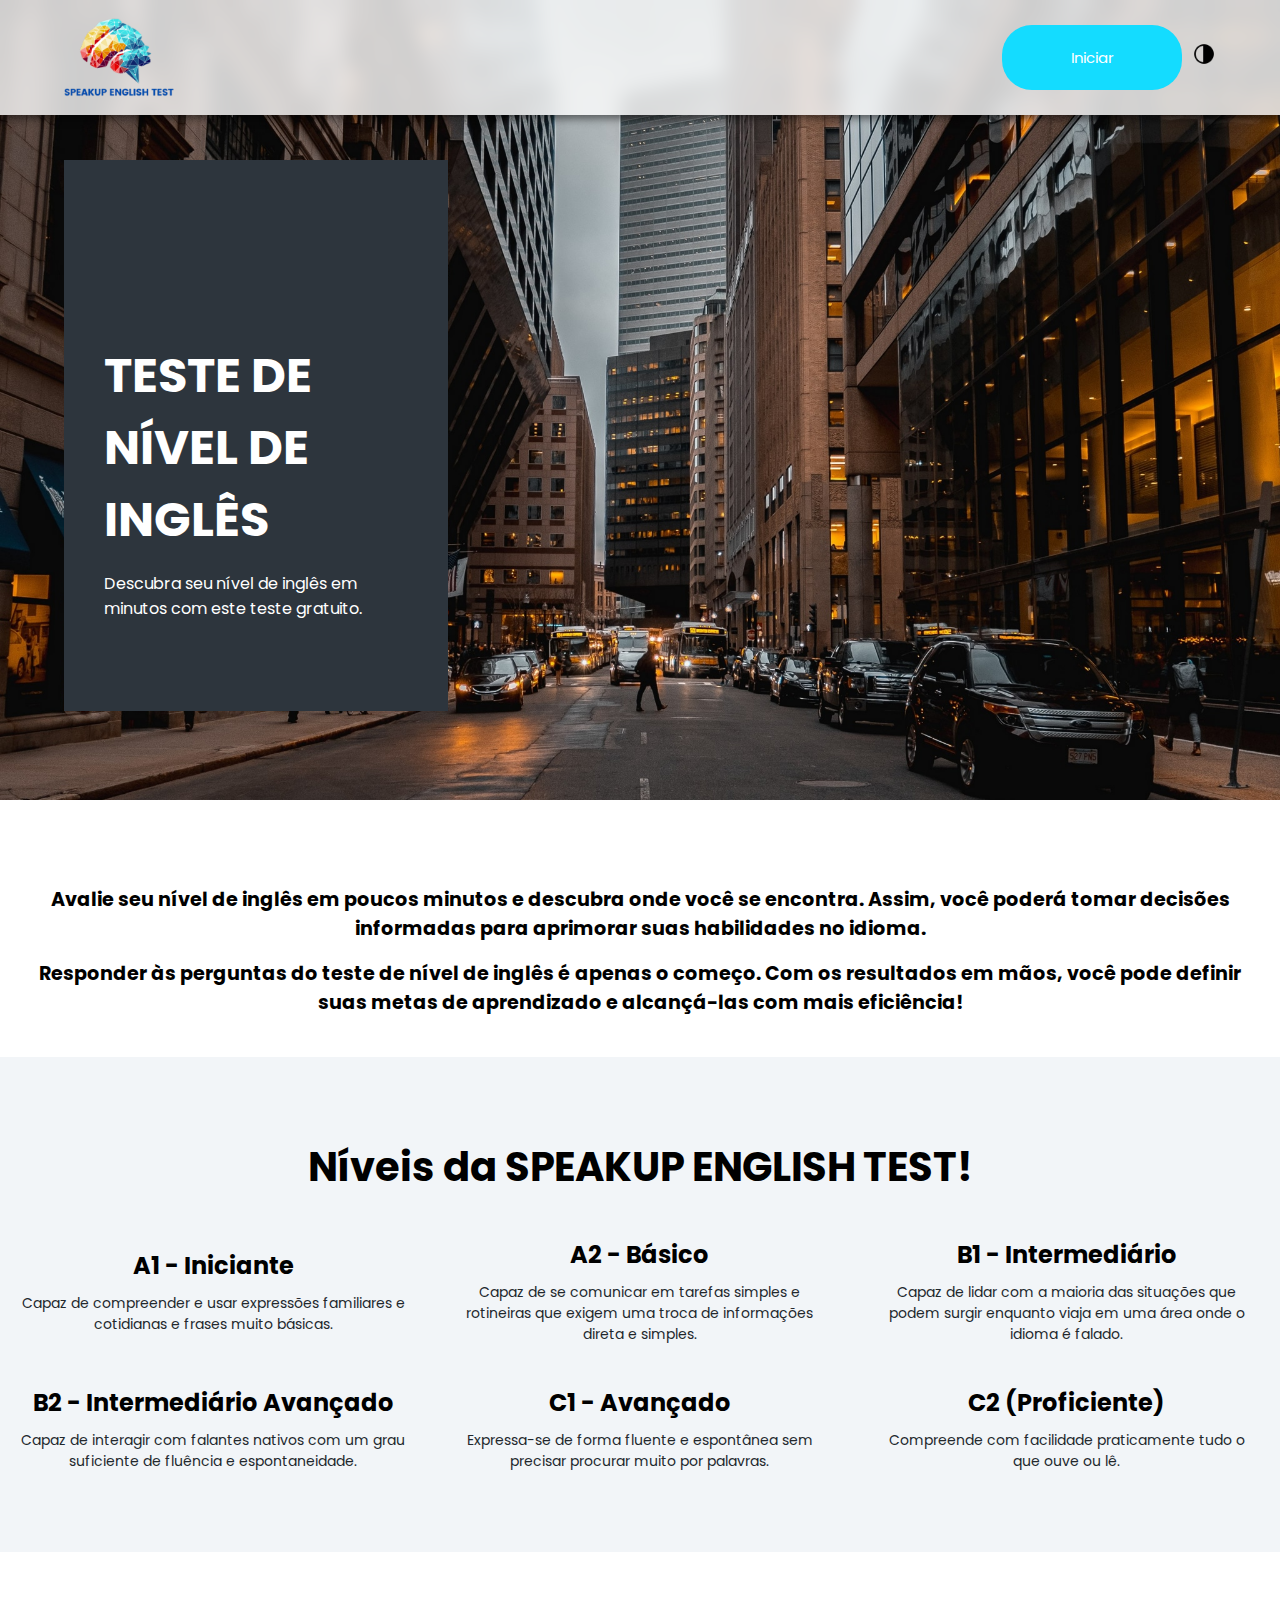
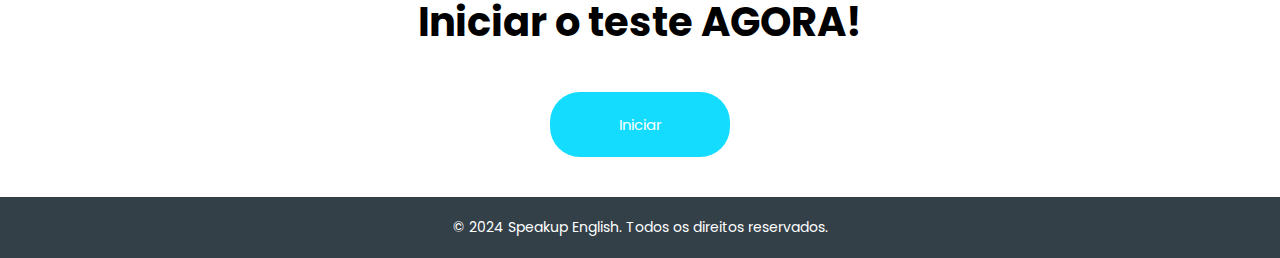
<file: index.html>
<!DOCTYPE html>
<html lang="pt-br">

<head>
    <meta charset="UTF-8">
    <meta name="viewport" content="width=device-width, initial-scale=1.0">
    <title>Speakup English</title>
    <link rel="stylesheet" href="style.css">
</head>

<body>
    <div class="ContainerHeader">

        <header id="header">
            <img src="imagens/logo.png" alt="Logo Speakup English" />
            <nav>
                <a href="index2.html" rel="noopener noreferrer">
                    <button class="button">Iniciar</button>
                </a>
                <a id="nightmode" onclick="nightmodeon()" ondblclick="nightmodeoff()">
                    <img id="iconnightmode" src="imagens/dark-mode.png" alt="Menu Icon" />

                </a>
            </nav>
        </header>
        <div class="ContainerLeft">
            <h1>TESTE DE NÍVEL DE INGLÊS</h1>
            <p>Descubra seu nível de inglês em minutos com este teste gratuito.</p>
        </div>
    </div>
    <section class="text">
        <h5>Avalie seu nível de inglês em poucos minutos e descubra onde você se encontra. Assim, você poderá tomar
            decisões informadas para aprimorar suas habilidades no idioma.</h5>
        <h5>Responder às perguntas do teste de nível de inglês é apenas o começo. Com os resultados em mãos, você pode
            definir suas metas de aprendizado e alcançá-las com mais eficiência!</h5>
    </section>
    <section class="levels">
        <h2>Níveis da SPEAKUP ENGLISH TEST!</h2>
        <div class="Container-levels">
            <div class="item">
                <h3>A1 - Iniciante</h3>
                <p>Capaz de compreender e usar expressões familiares e cotidianas e frases muito básicas.</p>
            </div>
            <div class="item">
                <h3>A2 - Básico</h3>
                <p>Capaz de se comunicar em tarefas simples e rotineiras que exigem uma troca de informações direta e
                    simples.</p>
            </div>
            <div class="item">
                <h3>B1 - Intermediário</h3>
                <p>Capaz de lidar com a maioria das situações que podem surgir enquanto viaja em uma área onde o idioma
                    é falado.</p>
            </div>
            <div class="item">
                <h3>B2 - Intermediário Avançado</h3>
                <p>Capaz de interagir com falantes nativos com um grau suficiente de fluência e espontaneidade.</p>
            </div>
            <div class="item">
                <h3>C1 - Avançado</h3>
                <p>Expressa-se de forma fluente e espontânea sem precisar procurar muito por palavras.</p>
            </div>
            <div class="item">
                <h3>C2 (Proficiente)</h3>
                <p>Compreende com facilidade praticamente tudo o que ouve ou lê.</p>
            </div>
        </div>
    </section>
    <section class="start">
        <h2 id="agora">Iniciar o teste AGORA!</h2>
        <a href="index2.html" rel="noopener noreferrer">
            <button id="button">Iniciar</button>
        </a>
    </section>
    <footer>
        <p>&copy; 2024 Speakup English. Todos os direitos reservados.</p>
    </footer>
    <script src="script2.js"></script>
</body>

</html>
</file>
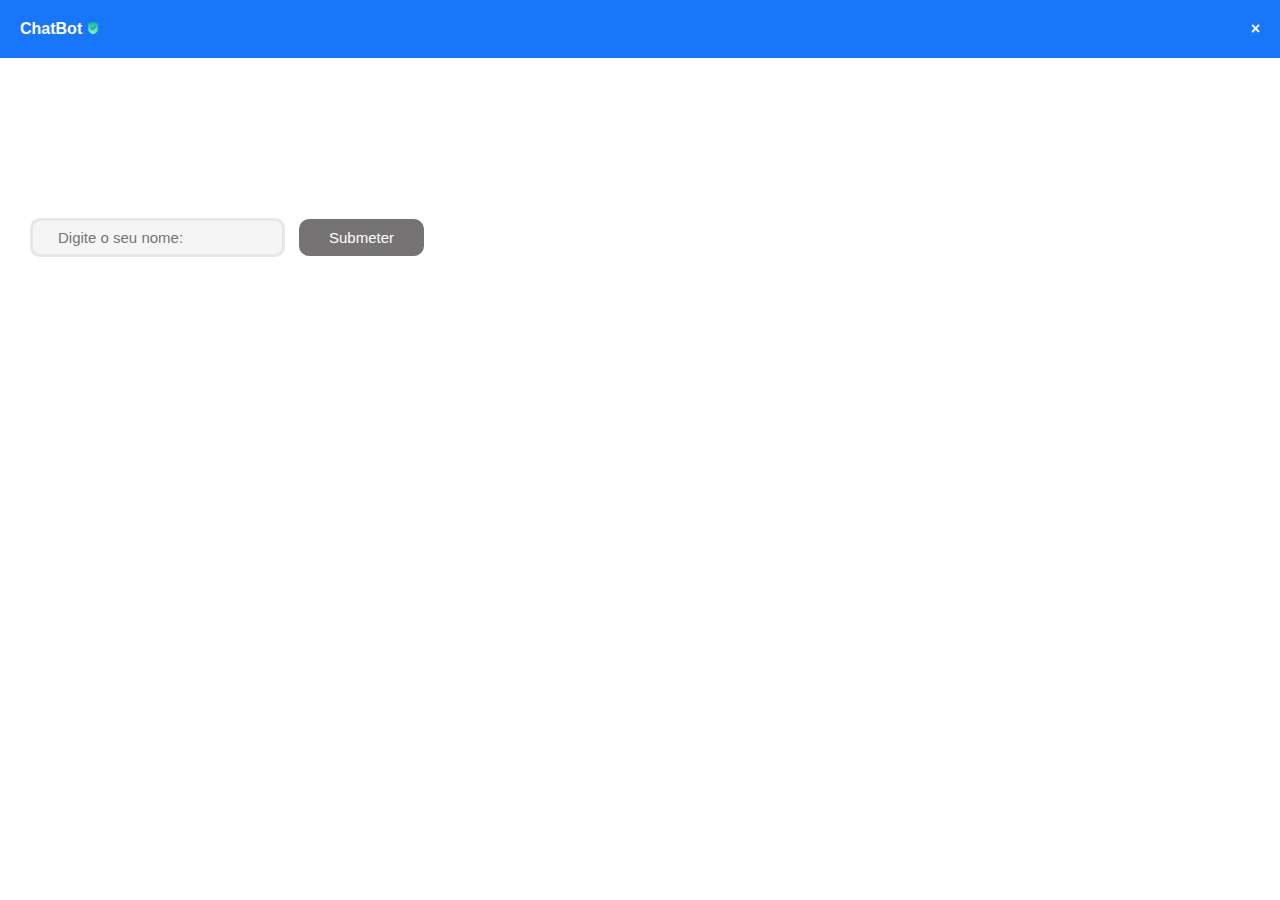
<file: index2.html>
<!DOCTYPE html>
<html lang="pt-BR">

<head>
    <meta charset="UTF-8">
    <meta name="viewport" content="width=device-width, initial-scale=1.0">
    <link rel="shortcut icon" href="imagens/usa.png" type="image/x-icon">
    <title>ChatBot</title>
    <link rel="stylesheet" href="style2.css">
</head>

<body>
    <!--AQUI ESTA O HEADER COM O LOGO FIXADO NO TOPO-->
    <header>
        <nav>

            <ul>
                <li>ChatBot <img src="imagens/icononline.png" alt="" width="12px"></li>

                <li><a href="index.html" class="close">&times;</a></li>
            </ul>

        </nav>

    </header>
    <div class="ocultarchat" onclick="limpartela()">

        <div class="caixadetexto1">
            <img src="imagens/imagem2.png" alt="" width="70px" height="">
            <div class="container">
                <p class="botmensagem1">Oie, sou Ada aqui da SpeakUp! Para iniciarmos o teste digite o seu nome:
                </p>
            </div>


        </div>
        <div class="areadeenvio">
            <span>
                <input type="text" name="nome" id="nome" placeholder="Digite o seu nome: ">
                <input id="enviarnome" type="button" value="Submeter">
                <p id="nomenulo"></p>
            </span>
        </div>

        <div class="nomedocliente">
            <p id="emtela"></p>
        </div>


        <div class="botmensagem2">
            <p id="mensagem2"></p>
            <div class="oi">
                <p id="resposta"></p>
            </div>
        </div>

    </div>

    <div id="iniciarquiz" onclick="iniciarperguntas()"></div>
    <div id="cancelarquiz" onclick="iniciarperguntas()"></div>


    <div id="perguntasquiz" class="hidden">
        <h1>QUESTÕES</h1>
        <form id="formulario" onsubmit="calcularPontuacao(); return false;">
            <!-- Perguntas do Quiz -->
            <fieldset>
                <legend>1</legend>
                <p>Qual é o passado de "go"?</p>
                <input type="radio" id="goed" name="pergunta1" value="goed" required>
                <label for="goed">goed</label>
                <br>
                <input type="radio" id="went" name="pergunta1" value="went">
                <label for="went">went</label>
                <br>
                <input type="radio" id="go" name="pergunta1" value="go">
                <label for="go">go</label>
                <br>
                <input type="radio" id="gone" name="pergunta1" value="gone">
                <label for="gone">gone</label>
            </fieldset>
            <fieldset>
                <legend>2</legend>
                <p>Qual palavra é sinônimo de "feliz"?</p>
                <input type="radio" id="sad" name="pergunta2" value="sad" required>
                <label for="sad">sad</label>
                <br>
                <input type="radio" id="angry" name="pergunta2" value="angry">
                <label for="angry">angry</label>
                <br>
                <input type="radio" id="joyful" name="pergunta2" value="joyful">
                <label for="joyful">joyful</label>
                <br>
                <input type="radio" id="tired" name="pergunta2" value="tired">
                <label for="tired">tired</label>
            </fieldset>
            <fieldset>
                <legend>3</legend>
                <p>Sinto muito - eu não ____ para te incomodar. Escolha a opção correta:</p>
                <input type="radio" id="hope" name="pergunta3" value="hope" required>
                <label for="hope">hope</label>
                <br>
                <input type="radio" id="think" name="pergunta3" value="think">
                <label for="think">think</label>
                <br>
                <input type="radio" id="mean" name="pergunta3" value="mean">
                <label for="mean">mean</label>
                <br>
                <input type="radio" id="suppose" name="pergunta3" value="suppose">
                <label for="suppose">suppose</label>
            </fieldset>
            <fieldset>
                <legend>4</legend>
                <p>Qual é o plural de "mouse"?</p>
                <input type="radio" id="mouses" name="pergunta4" value="mouses" required>
                <label for="mouses">mouses</label>
                <br>
                <input type="radio" id="mouse" name="pergunta4" value="mouse">
                <label for="mouse">mouse</label>
                <br>
                <input type="radio" id="mice" name="pergunta4" value="mice">
                <label for="mice">mice</label>
                <br>
                <input type="radio" id="mices" name="pergunta4" value="mices">
                <label for="mices">mices</label>
            </fieldset>
            <fieldset>
                <legend>5</legend>
                <p>Qual frase está no presente contínuo?</p>
                <input type="radio" id="present1" name="pergunta5" value="present1" required>
                <label for="present1">I eat dinner.</label>
                <br>
                <input type="radio" id="present2" name="pergunta5" value="present2">
                <label for="present2">I am eating dinner.</label>
                <br>
                <input type="radio" id="present3" name="pergunta5" value="present3">
                <label for="present3">I will eat dinner.</label>
                <br>
                <input type="radio" id="present4" name="pergunta5" value="present4">
                <label for="present4">I ate dinner.</label>
            </fieldset>
            <fieldset>
                <legend>6</legend>
                <p>Complete a frase: "Ela tem ____ muitos livros."</p>
                <input type="radio" id="too" name="pergunta6" value="too" required>
                <label for="too">too</label>
                <br>
                <input type="radio" id="to" name="pergunta6" value="to">
                <label for="to">to</label>
                <br>
                <input type="radio" id="two" name="pergunta6" value="two">
                <label for="two">two</label>
                <br>
                <input type="radio" id="toomuch" name="pergunta6" value="toomuch">
                <label for="toomuch">too much</label>
            </fieldset>
            <fieldset>
                <legend>7</legend>
                <p>Qual é a forma correta da pergunta?</p>
                <input type="radio" id="q1" name="pergunta7" value="q1" required>
                <label for="q1">Where you are going?</label>
                <br>
                <input type="radio" id="q2" name="pergunta7" value="q2">
                <label for="q2">Where are you going?</label>
                <br>
                <input type="radio" id="q3" name="pergunta7" value="q3">
                <label for="q3">Where going you are?</label>
                <br>
                <input type="radio" id="q4" name="pergunta7" value="q4">
                <label for="q4">Where going are you?</label>
            </fieldset>
            <fieldset>
                <legend>8</legend>
                <p>Qual é a forma comparativa de "good"?</p>
                <input type="radio" id="gooder" name="pergunta8" value="gooder" required>
                <label for="gooder">gooder</label>
                <br>
                <input type="radio" id="better" name="pergunta8" value="better">
                <label for="better">better</label>
                <br>
                <input type="radio" id="moregood" name="pergunta8" value="moregood">
                <label for="moregood">more good</label>
                <br>
                <input type="radio" id="goodest" name="pergunta8" value="goodest">
                <label for="goodest">goodest</label>
            </fieldset>
            <fieldset>
                <legend>9</legend>
                <p>Qual palavra é uma preposição?</p>
                <input type="radio" id="run" name="pergunta9" value="run" required>
                <label for="run">run</label>
                <br>
                <input type="radio" id="in" name="pergunta9" value="in">
                <label for="in">in</label>
                <br>
                <input type="radio" id="jump" name="pergunta9" value="jump">
                <label for="jump">jump</label>
                <br>
                <input type="radio" id="dog" name="pergunta9" value="dog">
                <label for="dog">dog</label>
            </fieldset>
            <fieldset>
                <legend>10</legend>
                <p>Escolha a forma correta do verbo: "I ____ a book."</p>
                <input type="radio" id="readed" name="pergunta10" value="readed" required>
                <label for="readed">readed</label>
                <br>
                <input type="radio" id="read" name="pergunta10" value="read">
                <label for="read">read</label>
                <br>
                <input type="radio" id="reads" name="pergunta10" value="reads">
                <label for="reads">reads</label>
                <br>
                <input type="radio" id="reading" name="pergunta10" value="reading">
                <label for="reading">reading</label>
            </fieldset>

            <!-- Botão para calcular a pontuação -->
            <div class="alinhabotao">
                <button id="botaofinal" type="submit">Resultado</button>
            </div>
        </form>
    </div>

    <script src="script.js"></script>


</body>

</html>
</file>
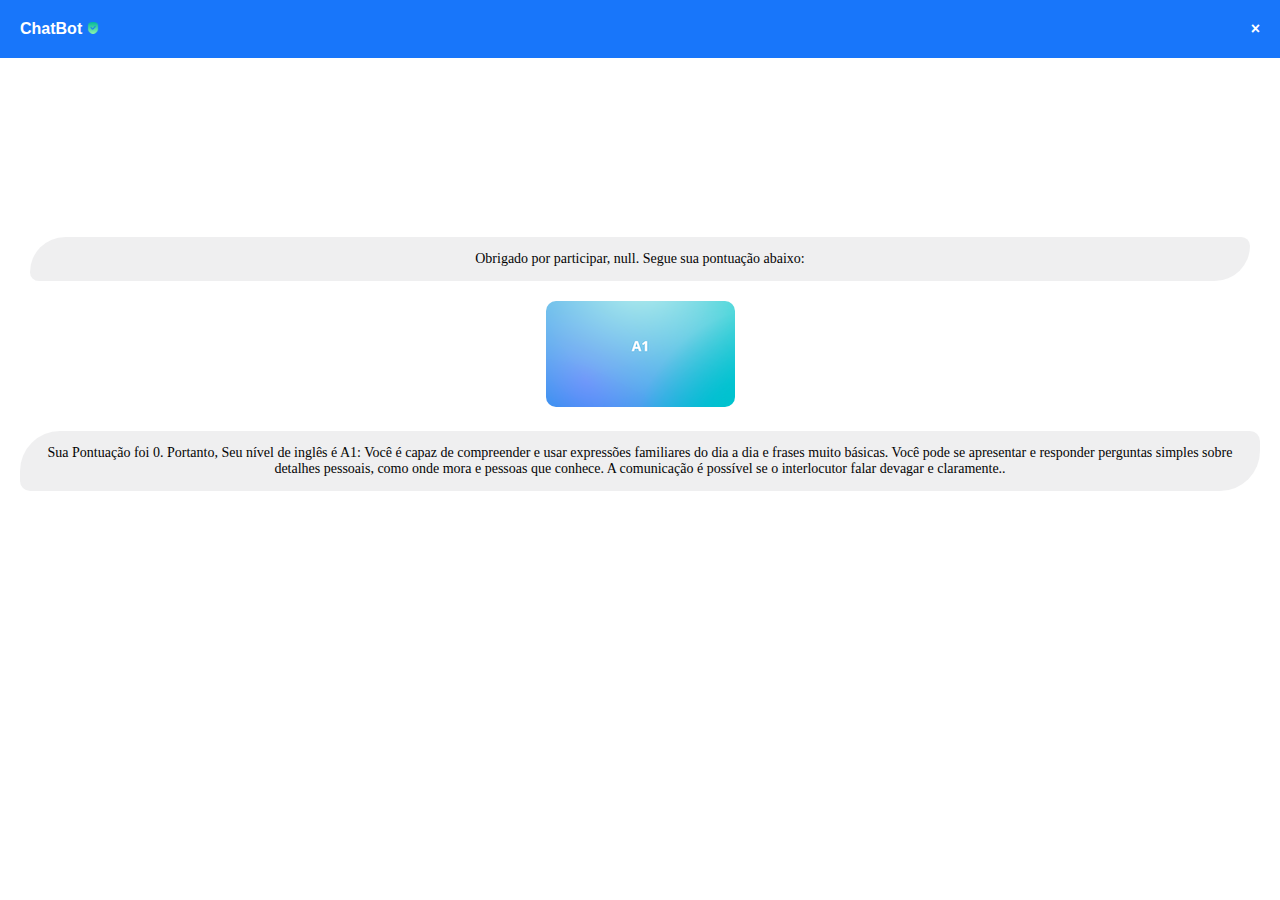
<file: index3.html>
<!DOCTYPE html>
<html lang="pt-BR">

<head>
    <meta charset="UTF-8">
    <meta name="viewport" content="width=device-width, initial-scale=1.0">
    <link rel="shortcut icon" href="imagens/usa.png" type="image/x-icon">
    <link rel="stylesheet" href="style3.css">
    <title>Resultado</title>
</head>

<body>
    <header>
        <nav>
            <ul>
                <li>ChatBot <img src="imagens/icononline.png" alt="Icone online" width="12px"></li>
                <li><a href="index.html" class="close">&times;</a></li>
            </ul>
        </nav>
    </header>

    <div class="caixadetexto3">
        <img src="imagens/imagem2.png" alt="Imagem do Chat" width="100px">
        <div class="container3">
            <p id="botmensagem3"></p>
        </div>
    </div>
    <div class="caixadetexto5">
        <p id="aplicarfotonivel"></p>
    </div>
    <div id="caixadetexto4">
        <p id="seuresultado"></p>
    </div>


    <script>
        document.addEventListener('DOMContentLoaded', function () {
            function exibirResultado() {
                const aplicarfotonivel = document.getElementById('aplicarfotonivel');
                let seunivelemfoto = document.createElement('img');
                aplicarfotonivel.appendChild(seunivelemfoto);
                seunivelemfoto.style.borderRadius = '10px';

                const score = parseFloat(localStorage.getItem('score1')) || 0;
                const nome = localStorage.getItem('nome');
                let nivel;

                if (score <= 1) {
                    seunivelemfoto.setAttribute('src', 'imagens/a1.png');
                    nivel = 'Seu nível de inglês é A1: Você é capaz de compreender e usar expressões familiares do dia a dia e frases muito básicas. Você pode se apresentar e responder perguntas simples sobre detalhes pessoais, como onde mora e pessoas que conhece. A comunicação é possível se o interlocutor falar devagar e claramente.';
                } else if (score > 1 && score <= 3) {
                    seunivelemfoto.setAttribute('src', 'imagens/a2.png');
                    nivel = 'Seu nível de inglês é A2: Você consegue entender frases isoladas e expressões frequentemente usadas em áreas de relevância imediata (informações pessoais e familiares simples, compras, geografia local, emprego). Você pode comunicar em tarefas simples e rotinas que exigem uma troca direta de informações sobre assuntos familiares e rotineiros.';
                } else if (score > 3 && score <= 5) {
                    seunivelemfoto.setAttribute('src', 'imagens/b1.png');
                    nivel = 'Seu nível de inglês é B1: Isso indica que você pode compreender os pontos principais de textos claros e em linguagem padrão sobre assuntos familiares que ocorrem regularmente no trabalho, escola, lazer, etc. Pode lidar com a maioria das situações que podem surgir enquanto viaja em uma área onde o idioma é falado. Você é capaz de produzir textos simples e coerentes sobre tópicos que lhe são familiares ou de interesse pessoal.';
                } else if (score > 5 && score <= 7) {
                    seunivelemfoto.setAttribute('src', 'imagens/b2.png');
                    nivel = 'Seu nível de inglês é B2: Isso indica que você consegue entender as ideias principais de textos complexos sobre tópicos concretos e abstratos, incluindo discussões técnicas na sua área de especialização. Você pode interagir com falantes nativos com um grau significativo de fluência e espontaneidade que torna a comunicação regular com falantes nativos bastante possível sem tensão para qualquer parte.';
                } else if (score > 7 && score <= 8) {
                    seunivelemfoto.setAttribute('src', 'imagens/c1.png');
                    nivel = 'Seu nível de inglês é C1: Isso indica que você é capaz de compreender uma vasta gama de textos longos e exigentes, reconhecendo significados implícitos. Pode expressar-se de forma fluente e espontânea sem precisar procurar expressões. Você pode usar a língua de forma flexível e eficaz para fins sociais, acadêmicos e profissionais. Pode produzir textos claros, bem-estruturados e detalhados sobre temas complexos, mostrando um uso controlado de padrões organizacionais, conectores e dispositivos coesivos.';
                } else if (score > 8 && score <= 10) {
                    seunivelemfoto.setAttribute('src', 'imagens/c2.png');
                    nivel = 'Seu nível de inglês é C2: Isso indica que você consegue compreender com facilidade praticamente tudo o que lê ou ouve. Você pode resumir informações de diversas fontes faladas e escritas, reconstruindo argumentos e relatos em uma apresentação coerente. Você pode se expressar espontaneamente, de forma muito fluente e precisa, diferenciando nuances sutis de significado, mesmo em situações mais complexas.'
                } else {
                    nivel = 'Pontuação fora do intervalo esperado.';
                }

                const seuresultado = document.getElementById('seuresultado');
                const botmensagem3 = document.getElementById('botmensagem3');

                botmensagem3.style.borderRadius = '40px 10px';
                botmensagem3.style.padding = '14px';
                botmensagem3.style.textAlign = 'center';
                botmensagem3.style.fontSize = '14px';
                botmensagem3.style.color = '#040404';
                botmensagem3.style.backgroundColor = '#cfced153';

                seuresultado.style.borderRadius = '40px 10px';
                seuresultado.style.padding = '14px';
                seuresultado.style.textAlign = 'center';
                seuresultado.style.fontSize = '14px';
                seuresultado.style.color = '#040404';
                seuresultado.style.margin = '20px';
                seuresultado.style.backgroundColor = '#cfced153';

                botmensagem3.innerText = `Obrigado por participar, ${nome}. Segue sua pontuação abaixo:`;

                seuresultado.innerText = `Sua Pontuação foi ${score}. Portanto, ${nivel}.`;

                // Limpar o localStorage após exibir os resultados
                localStorage.removeItem('nome');
                localStorage.removeItem('score');
                localStorage.removeItem('nivel');
            }

            exibirResultado();
        });
    </script>
</body>

</html>
</file>
<file: style.css>
@import url('https://fonts.googleapis.com/css2?family=Poppins:wght@400;500;700&display=swap');

* {
    margin: 0;
    padding: 0;
    box-sizing: border-box;
    font-family: "Poppins", sans-serif;
}



#button,
.button {
    padding: 15px 25px;
    border: none;
    border-radius: 30px;
    width: 170px;
    height: 60px;
    color: #fff;
    font-size: 14px;
    background-color: #14dcff;
    cursor: pointer;
    transition: 0.3s all ease-in;
}

.button:hover {
    background-color: #0BC7E8;
    transform: scale(1.1);
}

#button:hover {
    background-color: #0BC7E8;
    transform: scale(1.1);
}

.ContainerHeader {
    background: url(imagens/backgroundboston.jpg) no-repeat center center;
    background-size: cover;
    background-attachment: fixed;
    /* Faz com que o background não role com a página */
    width: 100vw;
    height: 800px;
    position: relative;
}


/* Header fixed */
header {
    position: fixed;
    top: 0;
    left: 0;
    width: 100%;
    display: flex;
    justify-content: space-between;
    align-items: center;
    padding: 18px 5%;
    /* Ajustado para ser responsivo */
    background-color: #ffffffcc;
    /* Leve transparência */
    box-shadow: 0px 6px 8px -2px rgba(0, 0, 0, 0.48);
    backdrop-filter: blur(10px);
    /* Desfoque do fundo */
    z-index: 1000;
}

header img {
    width: 110px;
}

nav {
    display: flex;
    align-items: center;
    gap: 10px;
    /* Ajustado para espaço entre itens */
}

nav a {
    text-decoration: none;
    /* Remove sublinhado dos links */
}

nav img {
    width: 24px;
    /* Ajustado o tamanho do ícone do menu */
    cursor: pointer;
    transition: 0.2s all ease-in-out;


}

nav img:hover {
    transform: scale(1.1);
}



.ContainerLeft {
    margin-left: 5%;
    max-width: 30%;
    padding: 120px 40px 20px 40px;
    background-color: #2D353D;
    color: #fff;
    position: absolute;
    top: 20%;

}

.ContainerLeft h1 {
    margin: 60px 0 15px 0;
    font-size: 3rem;
    /* Fontes responsivas */
}

.ContainerLeft p {
    margin-bottom: 70px;
}

.text {
    margin-top: 45px;
    display: flex;
    align-items: center;
    flex-direction: column;
    justify-content: center;
    text-align: center;
    gap: 16px;
    padding: 40px 20px;
}

.text h5 {
    color: black;
    font-size: 1.2rem;
    font-weight: bold;
}

.levels {
    background-color: #F2F5F8;
    padding: 80px 20px;
}

.levels h2 {
    font-size: 2.5rem;
    text-align: center;
    margin-bottom: 40px;
}

.Container-levels {
    display: grid;
    grid-template-columns: repeat(auto-fit, minmax(250px, 1fr));
    /* Responsivo para diferentes tamanhos */
    gap: 40px;
}

.Container-levels .item {
    display: flex;
    align-items: center;
    flex-direction: column;
    justify-content: center;
    text-align: center;
    gap: 10px;
}

.Container-levels .item h3 {
    font-size: 1.5rem;
}

.Container-levels .item p {
    font-size: 0.875rem;
    color: #22282D;
}

.start {
    display: flex;
    flex-direction: column;
    align-items: center;
    gap: 40px;
    padding: 40px 20px;
}

.start h2 {
    font-size: 2.5rem;
}

footer {
    background-color: #334048;
    color: #fff;
    text-align: center;
    padding: 20px 0;
    font-size: 0.875rem;
}

/* Media Queries para tornar o site responsivo */

/* Telas pequenas (smartphones em retrato) */
@media (max-width: 600px) {
    .button {
        width: 140px;
        height: 50px;
        font-size: 12px;
    }

    #button {
        width: 140px;
        height: 50px;
        font-size: 12px;
    }

    .ContainerHeader {
        height: 500px;
        /* Ajustado a altura para telas menores */
        background-attachment: scroll;
        /* Faz com que o background role com a página */
    }

    header {
        padding: 18px 10px;
        /* Ajuste do padding para pequenas telas */
    }

    .ContainerLeft {
        margin: 0;
        max-width: 100%;
        padding: 60px 10px;
        height: auto;
    }

    .text {
        padding: 20px 10px;
    }

    .text h5 {
        padding: 0;
        font-size: 1rem;
    }

    .levels {
        padding: 40px 10px;
    }

    .levels h2 {
        font-size: 1.5rem;
    }

    .Container-levels {
        grid-template-columns: 1fr 1fr;
        gap: 20px;
    }

    .Container-levels .item h3 {
        font-size: 1.2rem;
    }

    .Container-levels .item p {
        font-size: 0.75rem;
    }

    .start {
        padding: 20px 10px;
    }

    .start h2 {
        font-size: 1.8rem;
    }

    footer {
        padding: 10px 0;
    }
}

/* Telas médias (tablets e dispositivos pequenos) */
@media (min-width: 601px) and (max-width: 1024px) {
    .button {
        width: 150px;
        height: 55px;
        font-size: 13px;
    }

    #button {
        width: 150px;
        height: 55px;
        font-size: 13px;
    }

    .text h5 {
        font-size: 1.1rem;
    }

    .levels h2 {
        font-size: 2rem;
    }

    .Container-levels {
        grid-template-columns: repeat(2, 1fr);
        gap: 30px;
    }

    .Container-levels .item h3 {
        font-size: 1.3rem;
    }

    .Container-levels .item p {
        font-size: 0.85rem;
    }

    .start h2 {
        font-size: 2rem;
    }
}

/* Telas grandes (desktops e dispositivos grandes) */
@media (min-width: 1025px) {
    .button {
        width: 180px;
        height: 65px;
        font-size: 15px;
    }

    #button {
        width: 180px;
        height: 65px;
        font-size: 15px;
    }

    .ContainerHeader {
        height: 800px;
        /* Altura padrão para telas grandes */
    }

    .text h5 {
        font-size: 1.2rem;
    }

    .levels h2 {
        font-size: 2.5rem;
    }

    .Container-levels {
        grid-template-columns: repeat(3, 1fr);
        gap: 40px;
    }

    .Container-levels .item h3 {
        font-size: 1.5rem;
    }

    .Container-levels .item p {
        font-size: 0.875rem;
    }

    .start h2 {
        font-size: 2.5rem;
    }
}
</file>
<file: style2.css>
* {
    margin: 0;
    padding: 0;
    box-sizing: border-box;
}

/* ESTILO CRIADO PARA HEADER E ALINHAMENTO DA LOGO */
header {
    background-color: rgb(24, 118, 250);
    padding: 20px;
}

nav ul {
    display: flex;
    justify-content: space-between;
    margin: 0;
    padding: 0;

}

nav ul li {
    display: inline;
    color: white;
    font-family: Verdana, Geneva, Tahoma, sans-serif;
    font-weight: bolder;
}

nav ul li a {
    text-decoration: none;
    color: rgb(255, 255, 255);
}



/* ESTILO CRIADO PARA ALINHAMENTO DA PRIMEIRA MENSAGEM DO BOT */
.caixadetexto1 {
    display: flex;
    align-items: center;
    margin: 10px 30px 5px 30px;
}

/* ESTILO DA IMAGEM DO BOT */

.caixadetexto1 img {
    margin: 40px 10px 25px 5px;
    opacity: 0;
    animation: aparecerTexto 2s forwards;
}

/* ESTILO CRIADO PARA ALINHAMENTO DO CONTAINER  ONDE ESTAO A IMAGEM DO BOT E PRIMEIRA MENSAGEM */


/* ESTILO CRIADO PARA PRIMEIRA MENSAGEM DO BOT */
.botmensagem1 {
    font-size: 14px;
    font-family: Arial, Helvetica, sans-serif;
    opacity: 0;
    /* Opacity aplicado para iniciar a mensagem em transparente */
    animation: aparecerTexto 2s forwards;
    /*KEYFRAME ONDE O NOME APARECE DE BAIXO PARA CIMA */
    padding: 14px;
    margin-top: 10px;
    background-color: #cfced153;
    border-radius: 40px 10px;
    color: #040404;
    border: solid rgb(239, 230, 230);
    text-align: center;

}

/* ESTILO CRIADO PARA ALINHAMENTO DA AREA DE ENVIO ONDE TEM A CAIXA DE TEXTO E O BOTAO DE ENVIAR */

.areadeenvio {
    display: block;
    text-align: start;

}

/* ESTILO CRIADO PARA A CAIXA DE TEXTO, ONDE O CLIENTE DIGITA O NOME */
#nome {
    margin: 10px 10px 5px 30px;
    font-size: 15px;
    font-family: 'Segoe UI', Tahoma, Geneva, Verdana, sans-serif;
    background-color: rgb(245, 245, 245);
    border: solid rgb(234, 230, 230);
    border-radius: 10px;
    padding: 8px 25px 8px 25px;
    color: #1876fa;
}

/* ESTILO APLICADO PARA O BOTAO ENVIAR NOME */
#enviarnome {
    font-size: 15px;
    border-radius: 10px;
    border: none;
    padding: 10px 30px;
    background-color: #413e40b9;
    color: white;
    animation: expandir 1.5s infinite alternate;
    /* Animaçao de expansao ao botao enviar nome*/
}

/* ANIMAÇÃO DE EXPANSAO DE ENVIAR NOME */
@keyframes expandir {
    0% {
        transform: scale(0.8);
    }

    100% {
        transform: scale(1);
    }
}

@keyframes expandir {
    0% {
        transform: scale(0.8);
    }

    100% {
        transform: scale(1);
    }
}

/* ESTILO APLICADO AO EVENTO DE ERROR EM JS EM CASO DE NAO DIGITACAO DE UM NOME */
#nomenulo {
    padding: 7px 10px 0px 30px;
    color: red;
}

/* ESTILO APLICADO PARA ALINHAMENTO DA DIV ONDE DENTRO POSSUI UM  P COM O NOME DO CLIENTE COM SE ELE ESTIVESSE DIGITADO E ENVIADO QUE POR SUA VEZ APAREÇERA ESTILIZADO EM JS */
.nomedocliente {
    display: flex;
    justify-content: flex-end;
    margin: 60px 30px 20px 50px;
    opacity: 0;
    animation: aparecerTexto 15s forwards;
}

/*ESTILO CRIADO PARA ALINHAMENTO DA MENSAGEM2 DO BOT*/
.botmensagem2 {
    display: flex;
    align-items: center;
    margin: 10px 30px 5px 40px;
    animation: aparecerTexto 14s forwards;
    /*animacao criada para aparecer a segunda mensagem do bot apos 16s*/
}

#resposta {


    animation: aparecerTexto 15s forwards;
    /*KEYFRAME ONDE O NOME APARECE DE BAIXO PARA CIMA */

}

/*ALINHAMENTO ESTRITO DA MENSAGEM2 DO BOT ONDE RECEBE A AUTOMACAO E ESTILIZACAO EM JS*/


/*ANIMAÇOES EM KEYFRAME DE APARECIMENTO DE TEXTO NAS MENSAGEMS E PULSAR NO BOTAO DE ENVIAR*/
@keyframes aparecerTexto {
    from {
        opacity: 0;
        transform: translateY(50px);
    }

    to {
        opacity: 1;
        transform: translateY(0);
    }
}

@keyframes pulsar {
    0% {
        background-color: rgb(255, 255, 255);
        transform: scale(1);
    }

    50% {
        background-color: rgb(255, 255, 255);
        transform: scale(1.2);
    }

    100% {
        background-color: rgb(255, 255, 255);
        transform: scale(1);
    }
}

/*ESTILOS APLICADOS AOS LINKS/BOTOES DE ENVIAR OU CANCELAR O TESTE, SAO ESTILIZADOS EM JS*/
#iniciarquiz,
#cancelarquiz {
    display: flex;
    align-items: center;
    justify-content: center;
    background-color: rgb(255, 255, 255);
    border-radius: 10px;
    box-shadow: 0 4px 8px rgba(0, 0, 0, 0.0);
    transition: all 0.2s ease;
}

/*ANIMACAO DE EXPANSAO DOS BOTOES QUANDO O MOUSE ESTIVER EM CIMA DOS LINK/BOTOES*/
#iniciarquiz:hover,
#cancelarquiz:hover {
    animation: pulsar 2s infinite;
}

#iniciarquiz {
    margin-top: 50px;

    text-align: center;
}

#perguntasquiz {

    display: none;
    font-family: 'Segoe UI', Tahoma, Geneva, Verdana, sans-serif;

}

#perguntasquiz h1 {
    text-align: center;
    color: rgb(94, 101, 106);
}

#perguntasquiz legend {
    font-family: Impact, Haettenschweiler, 'Arial Narrow Bold', sans-serif;
    color: #1876fa;
    background-color: #bcbdbd42;
    padding: 5px;
    border-radius: 6px;


}

fieldset {
    margin-left: 10px;
    padding-bottom: 10px;
    border-radius: 20px;


}

#perguntasquiz p {
    margin: 10px;
    font-weight: bold;
    color: #030303;
    font-size: 17px;
}

#perguntasquiz input[type="radio"] {
    margin-left: 10px;

}

#perguntasquiz label {
    color: #000000;
}

.alinhabotao {
    text-align: center;
    margin-top: 20px;
    margin-bottom: 20px;
}

.alinhabotao #botaofinal {
    border: none;
    font-size: 18px;
    padding: 10px 50px;
    border-radius: 7px;
    background-color: #1876fa;
    color: aliceblue;
    animation: expandir 1.5s infinite alternate;
}
</file>
<file: style3.css>
* {
    margin: 0;
    padding: 0;
    box-sizing: border-box;
}

/* ESTILO CRIADO PARA HEADER E ALINHAMENTO DA LOGO */
header {
    background-color: #1876fa;
    padding: 20px;
}

nav ul {
    display: flex;
    justify-content: space-between;
    margin: 0;
    padding: 0;

}

nav ul li {
    display: inline;
    color: white;
    font-family: Verdana, Geneva, Tahoma, sans-serif;
    font-weight: bolder;
}

nav ul li a {
    text-decoration: none;
    color: rgb(255, 255, 255);
}

/* ESTILO CRIADO PARA ALINHAMENTO DA PRIMEIRA MENSAGEM DO BOT */
.caixadetexto3 {
    display: block;
    text-align: center;
    align-items: center;
    margin: 10px 30px 5px 30px;
}

/* ESTILO DA IMAGEM DO BOT */

.caixadetexto3 img {

    margin: 40px 10px 25px 5px;
    opacity: 0;
    animation: aparecerTexto3 2s forwards;
}

/* ESTILO CRIADO PARA ALINHAMENTO DO CONTAINER  ONDE ESTAO A IMAGEM DO BOT E PRIMEIRA MENSAGEM */


/* ESTILO CRIADO PARA PRIMEIRA MENSAGEM DO BOT */
.botmensagem3 {
    font-size: 14px;
    font-family: Arial, Helvetica, sans-serif;
    opacity: 0;
    /* Opacity aplicado para iniciar a mensagem em transparente */
    animation: aparecerTexto3 3s forwards;
    /*KEYFRAME ONDE O NOME APARECE DE BAIXO PARA CIMA */
    padding: 14px;
    background-color: #cfced153;
    border-radius: 40px 10px;
    color: #040404;
    border: solid rgb(239, 230, 230);
    text-align: center;

}

.caixadetexto4 {
    display: block;
    align-items: center;
    opacity: 0;
    /* Opacity aplicado para iniciar a mensagem em transparente */
    animation: aparecerTexto3 10s forwards;
}

.seuresultado {
    display: flex;
    align-items: center;
}

.caixadetexto5 {
    display: block;
    text-align: center;
    margin: 20px;
}

@keyframes aparecerTexto3 {
    from {
        opacity: 0;
        transform: translateY(50px);
    }

    to {
        opacity: 1;
        transform: translateY(0);
    }
}



/* ESTILO CRIADO PARA ALINHAMENTO DA AREA DE ENVIO ONDE TEM A CAIXA DE TEXTO E O BOTAO DE ENVIAR */


#hellow {
    background-color: #1876fa;
    margin-top: 30px;
    text-align: center;
    color: white;
    border-radius: 10px;
}
</file>
